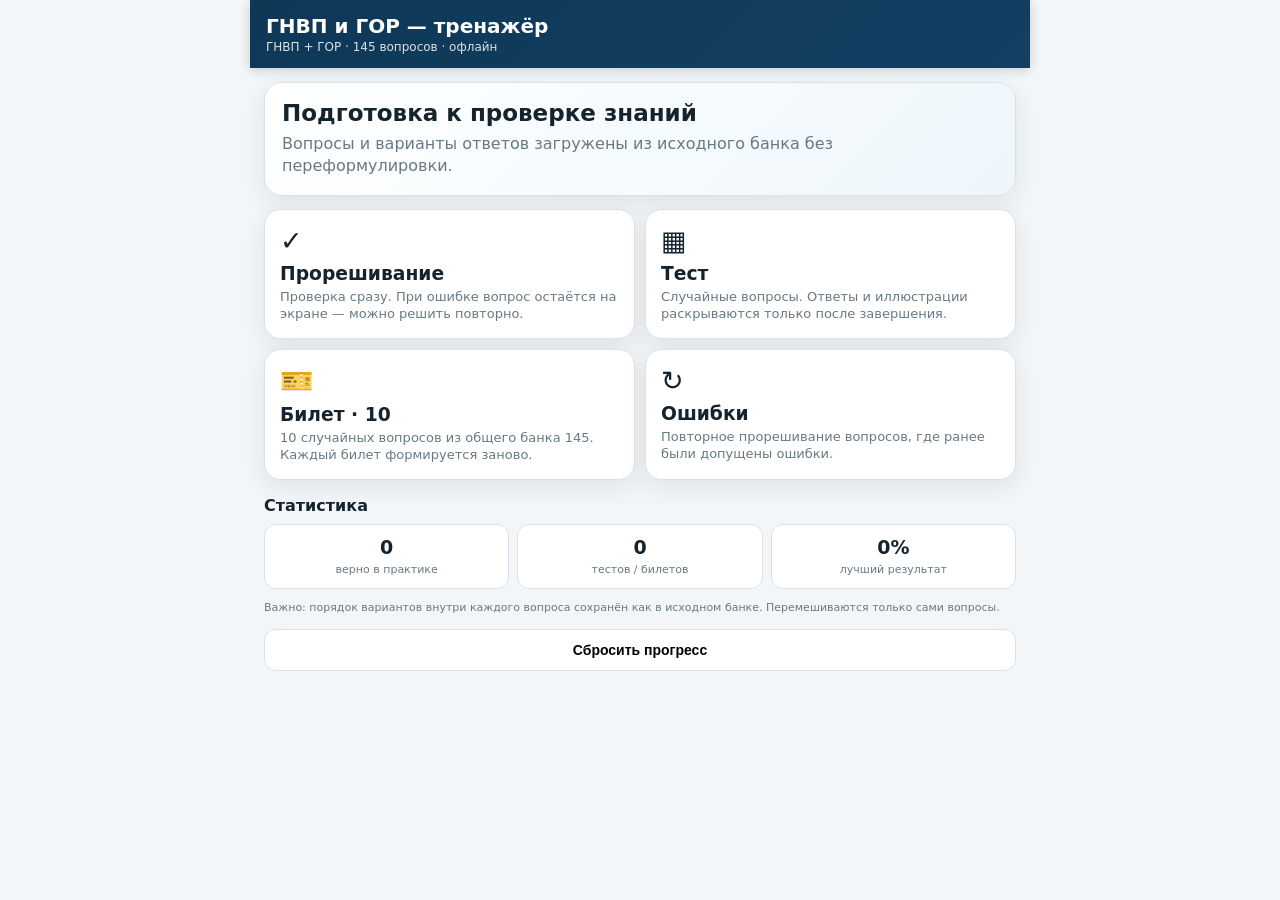
<file: preview/index.html>
<!doctype html>
<html lang="ru"><head><meta charset="utf-8"><meta name="viewport" content="width=device-width,initial-scale=1,viewport-fit=cover"><meta name="theme-color" content="#123f62"><title>ГНВП и ГОР</title>
<style>
:root{--bg:#f3f6f8;--card:#fff;--text:#15232d;--muted:#687985;--blue:#123f62;--blue2:#147bea;--green:#07963a;--red:#d71920;--line:#d9e2e8;--amber:#b76d00;--shadow:0 7px 24px rgba(13,38,54,.09)}*{box-sizing:border-box}body{margin:0;background:var(--bg);color:var(--text);font-family:system-ui,-apple-system,"Segoe UI",Roboto,Arial,sans-serif}.app{max-width:780px;margin:auto;min-height:100vh;padding-bottom:30px}.topbar{position:sticky;top:0;z-index:20;background:linear-gradient(135deg,#0f3857,var(--blue));color:#fff;padding:14px 16px;box-shadow:0 2px 11px rgba(0,0,0,.17)}.brand{font-size:20px;font-weight:850}.subtitle{font-size:12px;opacity:.85;margin-top:2px}.screen{padding:14px}.hero,.card,.settings,.qcard,.result,.review-item{background:#fff;border:1px solid var(--line);box-shadow:var(--shadow)}.hero{border-radius:18px;padding:17px;margin-bottom:13px;background:linear-gradient(135deg,#fff,#edf6fb)}.hero h1{margin:0 0 7px;font-size:23px}.hero p{margin:0;color:var(--muted);line-height:1.4}.grid{display:grid;grid-template-columns:1fr 1fr;gap:10px}.card{border-radius:16px;padding:15px;cursor:pointer;min-height:126px}.card h3{margin:7px 0 4px}.card p{font-size:13px;color:var(--muted);line-height:1.35;margin:0}.icon{font-size:27px}.section-title{font-weight:850;margin:16px 0 9px}.stats{display:grid;grid-template-columns:repeat(3,1fr);gap:8px}.stat{background:#fff;border:1px solid var(--line);border-radius:12px;padding:11px;text-align:center}.stat b{font-size:19px;display:block}.stat span{font-size:11px;color:var(--muted)}button{border:0;border-radius:12px;padding:12px 13px;font-size:14px;font-weight:800;cursor:pointer}.primary{background:var(--blue2);color:#fff}.secondary{background:#e7f0f7;color:var(--blue)}.ghost{background:#fff;border:1px solid var(--line)}.back{background:transparent;color:#fff;padding:0;margin-right:10px}.row{display:flex;gap:9px;align-items:center;flex-wrap:wrap}.settings{border-radius:16px;padding:16px}label{font-size:13px;font-weight:800;display:block;margin:12px 0 5px}select{width:100%;padding:12px;border-radius:10px;border:1px solid #cbd7df;background:#fff;font-size:15px}.qmeta{display:flex;justify-content:space-between;color:var(--muted);font-size:12px}.progress{height:7px;background:#dce5ea;border-radius:99px;overflow:hidden;margin:9px 0 13px}.bar{height:100%;background:var(--blue2)}.qcard{border-radius:18px;padding:16px}.qtext{font-size:18px;font-weight:850;line-height:1.36;margin-bottom:13px}.small{font-size:12px;color:var(--muted);line-height:1.38}.option{display:flex;gap:10px;align-items:flex-start;padding:11px;border:1px solid #d7e0e6;border-radius:12px;margin:8px 0;background:#fff;cursor:pointer}.option.selected{border-color:var(--blue2);background:#edf6ff}.option.correct{border-color:#42ad66;background:#eaf8ef}.option.wrong{border-color:#e78b8b;background:#fff0f0}.badge{min-width:28px;height:28px;border-radius:9px;display:grid;place-items:center;background:#eef2f4;font-weight:850}.option.selected .badge{background:var(--blue2);color:#fff}.otext{font-size:14px;line-height:1.38}.feedback{margin-top:12px;border-radius:12px;padding:12px;line-height:1.42;display:none}.feedback.show{display:block}.feedback.good{background:#e7f7ec;color:#075d2b;border:1px solid #a6d9b8}.feedback.bad{background:#fff0f0;color:#991b1b;border:1px solid #ebb0b0}.feedback.note{background:#fff7e5;color:#7a4d00;border:1px solid #edd19a}.actions{display:flex;gap:8px;margin-top:13px}.actions button{flex:1}.result{border-radius:18px;padding:18px;text-align:center}.score{font-size:44px;font-weight:900;color:var(--blue2)}.review-item{border-radius:13px;padding:12px;margin:9px 0;text-align:left}.pill{display:inline-block;border-radius:99px;padding:4px 8px;background:#eaf2f7;color:var(--blue);font-size:11px;font-weight:850}.visual{margin-top:12px;padding:9px;border:1px solid var(--line);border-radius:14px;background:#fff}.visual img{display:block;width:100%;height:auto;border-radius:10px}.visual-note{font-size:11px;color:var(--muted);margin:0 0 7px}.empty{text-align:center;color:var(--muted);padding:35px 12px}.source-note{font-size:11px;color:var(--muted);margin-top:12px;line-height:1.35}.wide{grid-column:1/-1;min-height:auto}@media(max-width:480px){.screen{padding:11px}.grid{gap:8px}.card{padding:13px;min-height:118px}.qtext{font-size:17px}.otext{font-size:13px}}
</style></head><body><div id="app" class="app"><div class="topbar"><div class="brand">ГНВП и ГОР — тренажёр</div></div><div class="screen"><div class="hero"><h1>Загрузка тренажёра…</h1><p>Открываем вопросы и ответы.</p></div></div></div><script>
(function(){
  window.__trainerReady=false;
  function startupError(message){
    var root=document.getElementById('app');
    if(!root)return;
    root.innerHTML='<div class="topbar"><div class="brand">ГНВП и ГОР</div></div><div class="screen"><div class="hero"><h1>Не удалось открыть тренажёр</h1><p>Закройте приложение и откройте снова. Если ошибка повторится, сообщите текст ниже.</p><pre id="startup-detail" style="white-space:pre-wrap;overflow-wrap:break-word"></pre><button class="primary" onclick="location.reload()">Повторить</button></div></div>';
    document.getElementById('startup-detail').textContent=message;
  }
  window.addEventListener('error',function(e){if(!window.__trainerReady)startupError(e.message||'Ошибка загрузки файлов приложения');});
  window.setTimeout(function(){if(!window.__trainerReady)startupError('Запуск страницы не завершён. Проверьте обновление Android System WebView.');},8000);
})();
</script><script src="questions.js"></script><script>
const $=s=>document.querySelector(s), app=$('#app');
const state={screen:'home'};
const shuffle=a=>{a=[...a];for(let i=a.length-1;i>0;i--){const j=Math.floor(Math.random()*(i+1));[a[i],a[j]]=[a[j],a[i]]}return a};
const emptyStats=()=>({practiceCorrect:0,practiceWrong:0,tests:0,best:0,wrongIds:[]});
let memoryStats=emptyStats();
function stats(){
  let s=memoryStats;
  try { const raw=localStorage.getItem('trainerStatsV2'); if(raw) s=JSON.parse(raw); } catch(e) {}
  if(!s||typeof s!=='object'||Array.isArray(s))s=emptyStats();
  const safe=emptyStats();
  ['practiceCorrect','practiceWrong','tests','best'].forEach(k=>{if(typeof s[k]==='number'&&isFinite(s[k])&&s[k]>=0)safe[k]=s[k]});
  safe.wrongIds=Array.isArray(s.wrongIds)?s.wrongIds.filter(id=>typeof id==='string'):[];
  memoryStats=safe;
  return safe;
}
function saveStats(s){memoryStats=s;try{localStorage.setItem('trainerStatsV2',JSON.stringify(s))}catch(e){}}
function clearStats(){memoryStats=emptyStats();try{localStorage.removeItem('trainerStatsV2')}catch(e){}}
function esc(s){return String(s).replace(/[&<>"']/g,m=>({'&':'&amp;','<':'&lt;','>':'&gt;','"':'&quot;',"'":'&#039;'}[m]))}
function appHeader(title,back=true){return `<div class="topbar"><div class="row">${back?'<button class="back" onclick="goHome()">‹ Назад</button>':''}<div><div class="brand">${esc(title)}</div><div class="subtitle">ГНВП + ГОР · 145 вопросов · офлайн</div></div></div></div>`}
function goHome(){state.screen='home';renderHome()}
function renderHome(){const s=stats();app.innerHTML=appHeader('ГНВП и ГОР — тренажёр',false)+`<div class="screen"><div class="hero"><h1>Подготовка к проверке знаний</h1><p>Вопросы и варианты ответов загружены из исходного банка без переформулировки.</p></div><div class="grid"><div class="card" onclick="openPractice()"><div class="icon">✓</div><h3>Прорешивание</h3><p>Проверка сразу. При ошибке вопрос остаётся на экране — можно решить повторно.</p></div><div class="card" onclick="openTestSettings()"><div class="icon">▦</div><h3>Тест</h3><p>Случайные вопросы. Ответы и иллюстрации раскрываются только после завершения.</p></div><div class="card" onclick="startTicket()"><div class="icon">🎫</div><h3>Билет · 10</h3><p>10 случайных вопросов из общего банка 145. Каждый билет формируется заново.</p></div><div class="card" onclick="openMistakes()"><div class="icon">↻</div><h3>Ошибки</h3><p>Повторное прорешивание вопросов, где ранее были допущены ошибки.</p></div></div><div class="section-title">Статистика</div><div class="stats"><div class="stat"><b>${s.practiceCorrect}</b><span>верно в практике</span></div><div class="stat"><b>${s.tests}</b><span>тестов / билетов</span></div><div class="stat"><b>${s.best}%</b><span>лучший результат</span></div></div><div class="source-note">Важно: порядок вариантов внутри каждого вопроса сохранён как в исходном банке. Перемешиваются только сами вопросы.</div><div class="actions"><button class="ghost" onclick="resetProgress()">Сбросить прогресс</button></div></div>`}
function resetProgress(){if(confirm('Сбросить статистику и список ошибок?')){clearStats();renderHome()}}
function filterQuestions(f){return f==='ALL'?QUESTIONS:QUESTIONS.filter(q=>q.domain===f)}
function settingsBlock(action,title,practice=false){return appHeader(title)+`<div class="screen"><div class="settings"><label>Раздел</label><select id="filter"><option value="ALL">Все вопросы — ГНВП + ГОР (145)</option><option value="ГНВП">Только ГНВП (120)</option><option value="ГОР">Только ГОР (25)</option></select>${practice?'<label>Порядок</label><select id="order"><option value="SEQ">По порядку</option><option value="RND">Случайно</option></select>':`<label>Количество вопросов</label><select id="count"><option>10</option><option>20</option><option selected>25</option><option>50</option><option>100</option><option>145</option></select>`}<div class="actions"><button class="primary" onclick="${action}">Начать</button></div></div></div>`}
function openPractice(){app.innerHTML=settingsBlock('startPractice()','Прорешивание',true)}
function startPractice(ids=null){state.mode='practice';state.index=0;state.answers={};let q;if(ids){q=QUESTIONS.filter(x=>ids.includes(x.id));q=shuffle(q)}else{const f=($('#filter')?$('#filter').value:'ALL');q=filterQuestions(f);if((($('#order')?$('#order').value:'SEQ'))==='RND')q=shuffle(q)}state.queue=q;if(!q.length){app.innerHTML=appHeader('Ошибки')+'<div class="screen"><div class="empty">Ошибок пока нет.</div></div>';return}renderQuestion()}
function openMistakes(){startPractice(stats().wrongIds||[])}
function openTestSettings(){app.innerHTML=settingsBlock('startTest()','Тест')}
function startTest(){state.mode='test';state.index=0;state.answers={};const f=$('#filter').value;const pool=filterQuestions(f);const n=Math.min(parseInt($('#count').value),pool.length);state.queue=shuffle(pool).slice(0,n);renderQuestion()}
function startTicket(){state.mode='ticket';state.index=0;state.answers={};state.ticketNo=Math.floor(1000+Math.random()*9000);state.queue=shuffle(QUESTIONS).slice(0,10);renderQuestion()}
function visualHtml(q){return q.image?`<div class="visual"><div class="visual-note">Справочная иллюстрация после ответа. Текст вопроса и варианты берутся только из исходного банка.</div><img src="${q.image}" alt="Иллюстрация к вопросу"></div>`:''}
function renderQuestion(){const q=state.queue[state.index];state.currentSelected=new Set(state.answers[q.id]||[]);const pct=state.index/state.queue.length*100;const opts=q.options;app.innerHTML=appHeader(state.mode==='practice'?'Прорешивание':state.mode==='ticket'?`Билет №${state.ticketNo}`:'Тест')+`<div class="screen"><div class="qmeta"><span>${q.domain} · №${q.number}</span><span>${state.index+1} / ${state.queue.length}</span></div><div class="progress"><div class="bar" style="width:${pct}%"></div></div><div class="qcard"><div class="qtext">${esc(q.question)}</div><div class="small">${q.correct.length>1?'Выберите все правильные варианты.':'Выберите один правильный вариант.'}</div><div id="options">${opts.map(o=>`<div class="option" data-id="${o.id}" onclick="toggleOption('${o.id}')"><span class="badge">${o.id}</span><span class="otext">${esc(o.text)}</span></div>`).join('')}</div><div id="feedback" class="feedback"></div><div id="visualSlot"></div><div class="actions"><button class="primary" onclick="submitCurrent()">${state.mode==='practice'?'Проверить':'Сохранить ответ'}</button>${state.mode==='practice'?'<button class="secondary" onclick="showCorrect()">Показать ответ</button>':''}</div>${state.mode!=='practice'&&state.index>0?'<div class="actions"><button class="ghost" onclick="prevQuestion()">Назад</button></div>':''}</div></div>`;paintSelection()}
function toggleOption(id){const q=state.queue[state.index];if(q.correct.length===1)state.currentSelected=new Set([id]);else state.currentSelected.has(id)?state.currentSelected.delete(id):state.currentSelected.add(id);paintSelection()}
function paintSelection(){document.querySelectorAll('.option').forEach(el=>el.classList.toggle('selected',state.currentSelected.has(el.dataset.id)))}
function sameSet(a,b){a=[...a].sort();b=[...b].sort();return a.length===b.length&&a.every((x,i)=>x===b[i])}
function selectedWrongReason(q,selected){if(q.correct.length>1)return q.wrongExplanation;const id=selected[0];const opt=q.options.find(o=>o.id===id);return (opt&&opt.feedback)||q.wrongExplanation}
function showFeedback(kind,txt){const f=$('#feedback');f.className='feedback show '+kind;f.innerHTML=txt}
function markOptions(q,ok){document.querySelectorAll('.option').forEach(el=>{el.classList.remove('correct','wrong');if(ok&&q.correct.includes(el.dataset.id))el.classList.add('correct');if(!ok&&state.currentSelected.has(el.dataset.id))el.classList.add('wrong')})}
function submitCurrent(){const q=state.queue[state.index];const selected=[...state.currentSelected];if(!selected.length){showFeedback('note','Выберите вариант ответа.');return}if(state.mode==='practice'){const ok=sameSet(selected,q.correct);let s=stats();if(ok){s.practiceCorrect++;s.wrongIds=(s.wrongIds||[]).filter(id=>id!==q.id);saveStats(s);markOptions(q,true);showFeedback('good','Верно. '+esc(q.correctExplanation));$('#visualSlot').innerHTML=visualHtml(q);document.querySelector('.actions').innerHTML='<button class="primary" onclick="nextPractice()">Следующий вопрос</button>'}else{s.practiceWrong++;if(!s.wrongIds.includes(q.id))s.wrongIds.push(q.id);saveStats(s);markOptions(q,false);showFeedback('bad','Неверно. '+esc(selectedWrongReason(q,selected))+' Попробуйте ещё раз.');}return}state.answers[q.id]=selected;if(state.index<state.queue.length-1){state.index++;renderQuestion()}else finishExam()}
function showCorrect(){const q=state.queue[state.index];document.querySelectorAll('.option').forEach(el=>{if(q.correct.includes(el.dataset.id))el.classList.add('correct')});showFeedback('note','Правильный ответ показан зелёным. Можно выбрать его и проверить ещё раз.');$('#visualSlot').innerHTML=visualHtml(q)}
function nextPractice(){if(state.index<state.queue.length-1){state.index++;renderQuestion()}else app.innerHTML=appHeader('Прорешивание')+'<div class="screen"><div class="result"><div class="score">Готово</div><p>Вы дошли до конца выбранного набора.</p><div class="actions"><button class="primary" onclick="goHome()">На главную</button></div></div></div>'}
function prevQuestion(){if(state.index>0){state.index--;renderQuestion()}}
function finishExam(){let correct=0,wrong=[];state.queue.forEach(q=>{const a=state.answers[q.id]||[];if(sameSet(a,q.correct))correct++;else wrong.push({q,a})});const pct=Math.round(correct/state.queue.length*100);let s=stats();s.tests++;s.best=Math.max(s.best||0,pct);wrong.forEach(x=>{if(!s.wrongIds.includes(x.q.id))s.wrongIds.push(x.q.id)});saveStats(s);app.innerHTML=appHeader(state.mode==='ticket'?`Билет №${state.ticketNo}`:'Результат')+`<div class="screen"><div class="result"><div class="score">${pct}%</div><h2>${correct} из ${state.queue.length}</h2><div class="actions"><button class="primary" onclick="${state.mode==='ticket'?'startTicket()':'openTestSettings()'}">${state.mode==='ticket'?'Новый билет':'Новый тест'}</button><button class="secondary" onclick="goHome()">На главную</button></div></div>${wrong.length?`<div class="section-title">Разбор ошибок</div>${wrong.map(reviewHtml).join('')}`:'<div class="hero" style="margin-top:13px"><b>Ошибок нет.</b></div>'}</div>`}
function reviewHtml(x){const q=x.q,chosen=x.a.map(id=>q.options.find(o=>o.id===id)).filter(Boolean),corr=q.correct.map(id=>q.options.find(o=>o.id===id)).filter(Boolean);return `<div class="review-item"><span class="pill">${q.domain} · №${q.number}</span><b style="display:block;margin-top:6px">${esc(q.question)}</b><div class="small"><b>Ваш ответ:</b> ${chosen.length?chosen.map(o=>o.id+' — '+esc(o.text)).join('; '):'нет ответа'}</div><div class="small"><b>Правильно:</b> ${corr.map(o=>o.id+' — '+esc(o.text)).join('; ')}</div><div class="small" style="margin-top:5px">${esc(q.wrongExplanation)}</div>${visualHtml(q)}</div>`}
renderHome();
window.__trainerReady=true;
</script></body></html>
</file>
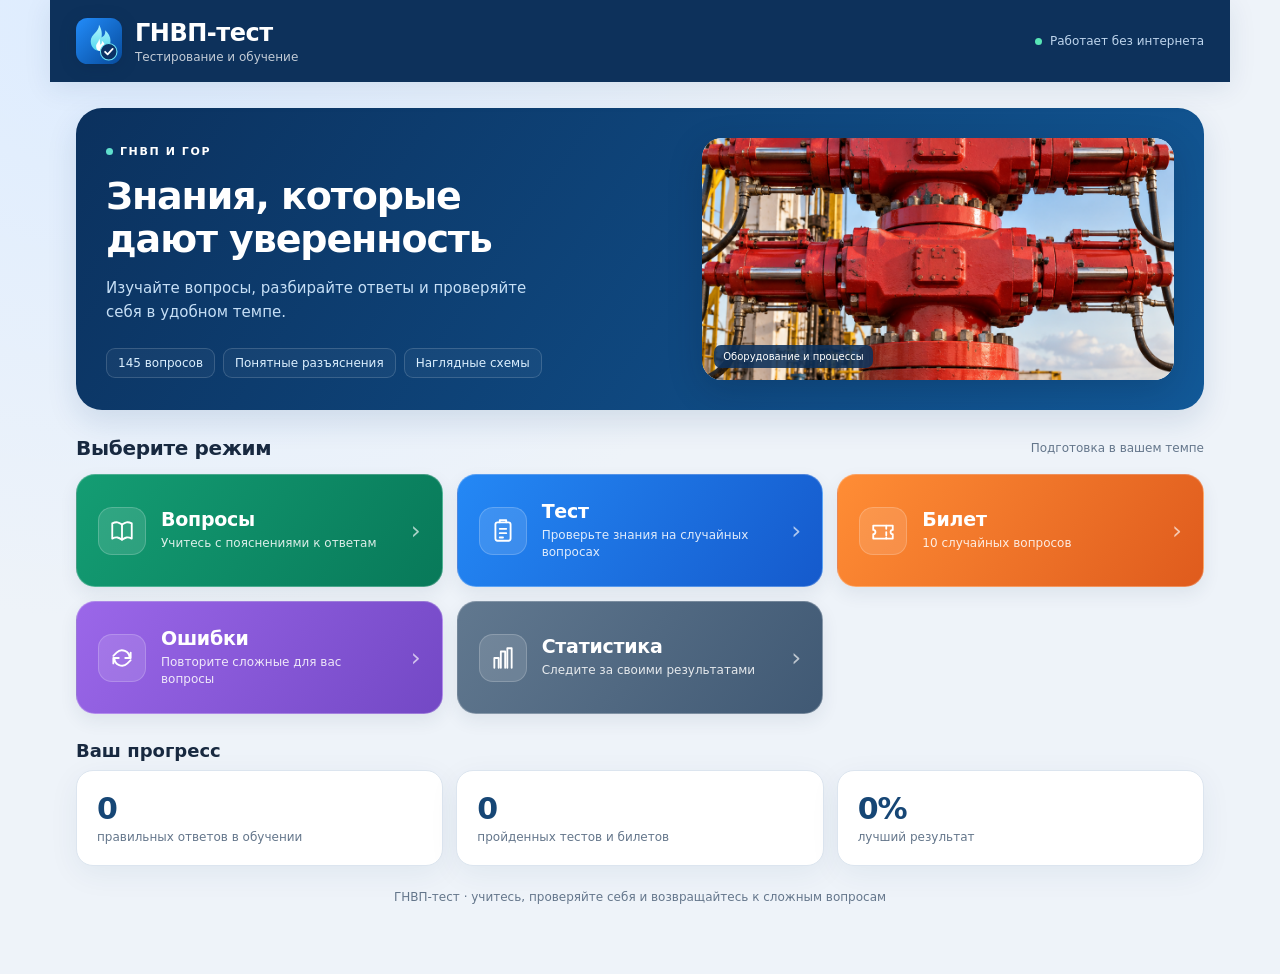
<file: app/src/main/assets/index.html>
<!doctype html>
<html lang="ru"><head><meta charset="utf-8"><meta name="viewport" content="width=device-width,initial-scale=1,viewport-fit=cover"><meta name="theme-color" content="#123f62"><title>ГНВП-тест</title>
<style>
:root{--bg:#f3f6f8;--card:#fff;--text:#15232d;--muted:#687985;--blue:#123f62;--blue2:#147bea;--green:#07963a;--red:#d71920;--line:#d9e2e8;--amber:#b76d00;--shadow:0 7px 24px rgba(13,38,54,.09)}*{box-sizing:border-box}body{margin:0;background:var(--bg);color:var(--text);font-family:system-ui,-apple-system,"Segoe UI",Roboto,Arial,sans-serif}.app{max-width:780px;margin:auto;min-height:100vh;padding-bottom:30px}.topbar{position:sticky;top:0;z-index:20;background:linear-gradient(135deg,#0f3857,var(--blue));color:#fff;padding:14px 16px;box-shadow:0 2px 11px rgba(0,0,0,.17)}.brand{font-size:20px;font-weight:850}.subtitle{font-size:12px;opacity:.85;margin-top:2px}.screen{padding:14px}.hero,.card,.settings,.qcard,.result,.review-item{background:#fff;border:1px solid var(--line);box-shadow:var(--shadow)}.hero{border-radius:18px;padding:17px;margin-bottom:13px;background:linear-gradient(135deg,#fff,#edf6fb)}.hero h1{margin:0 0 7px;font-size:23px}.hero p{margin:0;color:var(--muted);line-height:1.4}.grid{display:grid;grid-template-columns:1fr 1fr;gap:10px}.card{border-radius:16px;padding:15px;cursor:pointer;min-height:126px}.card h3{margin:7px 0 4px}.card p{font-size:13px;color:var(--muted);line-height:1.35;margin:0}.icon{font-size:27px}.section-title{font-weight:850;margin:16px 0 9px}.stats{display:grid;grid-template-columns:repeat(3,1fr);gap:8px}.stat{background:#fff;border:1px solid var(--line);border-radius:12px;padding:11px;text-align:center}.stat b{font-size:19px;display:block}.stat span{font-size:11px;color:var(--muted)}button{border:0;border-radius:12px;padding:12px 13px;font-size:14px;font-weight:800;cursor:pointer}.primary{background:var(--blue2);color:#fff}.secondary{background:#e7f0f7;color:var(--blue)}.ghost{background:#fff;border:1px solid var(--line)}.back{background:transparent;color:#fff;padding:0;margin-right:10px}.row{display:flex;gap:9px;align-items:center;flex-wrap:wrap}.settings{border-radius:16px;padding:16px}label{font-size:13px;font-weight:800;display:block;margin:12px 0 5px}select{width:100%;padding:12px;border-radius:10px;border:1px solid #cbd7df;background:#fff;font-size:15px}.qmeta{display:flex;justify-content:space-between;color:var(--muted);font-size:12px}.progress{height:7px;background:#dce5ea;border-radius:99px;overflow:hidden;margin:9px 0 13px}.bar{height:100%;background:var(--blue2)}.qcard{border-radius:18px;padding:16px}.qtext{font-size:18px;font-weight:850;line-height:1.36;margin-bottom:13px}.small{font-size:12px;color:var(--muted);line-height:1.38}.option{display:flex;gap:10px;align-items:flex-start;padding:11px;border:1px solid #d7e0e6;border-radius:12px;margin:8px 0;background:#fff;cursor:pointer}.option.selected{border-color:var(--blue2);background:#edf6ff}.option.correct{border-color:#42ad66;background:#eaf8ef}.option.wrong{border-color:#e78b8b;background:#fff0f0}.badge{min-width:28px;height:28px;border-radius:9px;display:grid;place-items:center;background:#eef2f4;font-weight:850}.option.selected .badge{background:var(--blue2);color:#fff}.otext{font-size:14px;line-height:1.38}.feedback{margin-top:12px;border-radius:12px;padding:12px;line-height:1.42;display:none}.feedback.show{display:block}.feedback.good{background:#e7f7ec;color:#075d2b;border:1px solid #a6d9b8}.feedback.bad{background:#fff0f0;color:#991b1b;border:1px solid #ebb0b0}.feedback.note{background:#fff7e5;color:#7a4d00;border:1px solid #edd19a}.actions{display:flex;gap:8px;margin-top:13px}.actions button{flex:1}.result{border-radius:18px;padding:18px;text-align:center}.score{font-size:44px;font-weight:900;color:var(--blue2)}.review-item{border-radius:13px;padding:12px;margin:9px 0;text-align:left}.pill{display:inline-block;border-radius:99px;padding:4px 8px;background:#eaf2f7;color:var(--blue);font-size:11px;font-weight:850}.visual{margin-top:12px;padding:9px;border:1px solid var(--line);border-radius:14px;background:#fff}.visual img{display:block;width:100%;height:auto;border-radius:10px}.visual-note{font-size:11px;color:var(--muted);margin:0 0 7px}.empty{text-align:center;color:var(--muted);padding:35px 12px}.source-note{font-size:11px;color:var(--muted);margin-top:12px;line-height:1.35}.wide{grid-column:1/-1;min-height:auto}@media(max-width:480px){.screen{padding:11px}.grid{gap:8px}.card{padding:13px;min-height:118px}.qtext{font-size:17px}.otext{font-size:13px}}

@media(min-width:900px){.app{max-width:1100px}.screen{padding:24px}.grid{grid-template-columns:repeat(4,1fr)}.hero{padding:26px}.hero h1{font-size:30px}.qcard{padding:28px}.qtext{font-size:23px}.otext{font-size:18px}.option{padding:16px}.settings{max-width:680px;margin:auto}.stats{max-width:700px;margin:auto}.visual img{max-height:650px;object-fit:contain}}
.gallery{display:grid;grid-template-columns:repeat(auto-fit,minmax(260px,1fr));gap:16px}.gallery-card{background:white;border:1px solid var(--line);border-radius:16px;padding:16px}.gallery-card img{width:100%;height:220px;object-fit:contain;cursor:zoom-in}.gallery-card h2{font-size:18px}.visual img{cursor:zoom-in}.image-dialog{border:0;border-radius:16px;padding:16px;max-width:96vw;max-height:94vh;width:1100px}.image-dialog::backdrop{background:rgba(0,0,0,.75)}.image-dialog img{display:block;width:100%;max-height:75vh;object-fit:contain}.image-dialog .row{justify-content:space-between;margin-bottom:10px}.image-dialog button{font-size:16px}.gallery-intro{color:var(--muted);line-height:1.5}
.feedback-title{font-size:19px;font-weight:850;margin-bottom:9px}.answer-detail{margin-top:9px;line-height:1.5}.retry-note{margin-top:11px;font-size:13px}.feedback{padding:17px}
</style><link rel="stylesheet" href="modern-ui.css"><link rel="icon" href="app-icon.svg" type="image/svg+xml"></head><body><div id="app" class="app"><div class="topbar"><div class="brand">ГНВП-тест</div></div><div class="screen"><div class="hero"><h1>Загрузка тренажёра…</h1><p>Открываем вопросы и ответы.</p></div></div></div><script>
(function(){
  window.__trainerReady=false;
  function startupError(message){
    var root=document.getElementById('app');
    if(!root)return;
    root.innerHTML='<div class="topbar"><div class="brand">ГНВП-тест</div></div><div class="screen"><div class="hero"><h1>Не удалось открыть тренажёр</h1><p>Закройте приложение и откройте снова. Если ошибка повторится, сообщите текст ниже.</p><pre id="startup-detail" style="white-space:pre-wrap;overflow-wrap:break-word"></pre><button class="primary" onclick="location.reload()">Повторить</button></div></div>';
    document.getElementById('startup-detail').textContent=message;
  }
  window.addEventListener('error',function(e){if(!window.__trainerReady)startupError(e.message||'Ошибка загрузки файлов приложения');});
  window.setTimeout(function(){if(!window.__trainerReady)startupError('Запуск страницы не завершён. Обновите страницу. Если ошибка повторяется, сообщите её текст.');},8000);
})();
</script><script src="questions.js"></script><script>
const $=s=>document.querySelector(s), app=$('#app');
const state={screen:'home'};
const shuffle=a=>{a=[...a];for(let i=a.length-1;i>0;i--){const j=Math.floor(Math.random()*(i+1));[a[i],a[j]]=[a[j],a[i]]}return a};
const emptyStats=()=>({practiceCorrect:0,practiceWrong:0,tests:0,best:0,wrongIds:[]});
let memoryStats=emptyStats();
function stats(){
  let s=memoryStats;
  try { const raw=localStorage.getItem('trainerStatsV2'); if(raw) s=JSON.parse(raw); } catch(e) {}
  if(!s||typeof s!=='object'||Array.isArray(s))s=emptyStats();
  const safe=emptyStats();
  ['practiceCorrect','practiceWrong','tests','best'].forEach(k=>{if(typeof s[k]==='number'&&isFinite(s[k])&&s[k]>=0)safe[k]=s[k]});
  safe.wrongIds=Array.isArray(s.wrongIds)?s.wrongIds.filter(id=>typeof id==='string'):[];
  memoryStats=safe;
  return safe;
}
function saveStats(s){memoryStats=s;try{localStorage.setItem('trainerStatsV2',JSON.stringify(s))}catch(e){}}
function clearStats(){memoryStats=emptyStats();try{localStorage.removeItem('trainerStatsV2')}catch(e){}}
function esc(s){return String(s).replace(/[&<>"']/g,m=>({'&':'&amp;','<':'&lt;','>':'&gt;','"':'&quot;',"'":'&#039;'}[m]))}
function uiIcon(name){const paths={book:'<path d="M3 5c4-2 6-1 9 1 3-2 5-3 9-1v14c-4-2-6-1-9 1-3-2-5-3-9-1Z"/><path d="M12 6v14"/>',test:'<rect x="5" y="4" width="14" height="17" rx="2"/><path d="M9 4V2h6v2M9 10h6m-6 4h6m-6 4h3"/>',ticket:'<path d="M3 7h18v4a2 2 0 0 0 0 4v4H3v-4a2 2 0 0 0 0-4Z"/><path d="M15 7v3m0 3v3m0 2v1"/>',repeat:'<path d="M20 7v5h-5M4 17v-5h5M19 12a7 7 0 0 0-12-5L4 10m1 2a7 7 0 0 0 12 5l3-3"/>',image:'<rect x="3" y="3" width="18" height="18" rx="3"/><circle cx="8" cy="8" r="1.5"/><path d="m3 17 6-6 4 4 3-3 5 5"/>',stats:'<path d="M4 21V12h4v9m2 0V6h4v15m2 0V3h4v18"/>'};return '<svg viewBox="0 0 24 24" fill="none" stroke="currentColor" stroke-width="1.7" stroke-linecap="round" stroke-linejoin="round" aria-hidden="true">'+paths[name]+'</svg>'}
function openStatistics(){const s=stats(),total=s.practiceCorrect+s.practiceWrong;app.innerHTML=appHeader('Статистика')+`<div class="screen"><div class="hero stat-summary"><h1>Ваши результаты</h1><p>Каждый ответ помогает понять, какие темы нужно повторить.</p></div><div class="stats"><div class="stat"><b>${s.practiceCorrect}</b><span>правильных ответов</span></div><div class="stat"><b>${total?Math.round(s.practiceCorrect/total*100):0}%</b><span>верных попыток в обучении</span></div><div class="stat"><b>${s.tests}</b><span>тестов и билетов</span></div><div class="stat"><b>${s.practiceWrong}</b><span>ошибочных попыток</span></div><div class="stat"><b>${s.wrongIds.length}</b><span>вопросов для повторения</span></div><div class="stat"><b>${s.best}%</b><span>лучший результат теста</span></div></div><p class="stats-description">Статистика хранится в этом браузере. В обучении учитываются все попытки ответа, включая повторные.</p><div class="actions"><button class="primary" onclick="openMistakes()">Повторить ошибки</button><button class="ghost" onclick="resetProgress()">Сбросить прогресс</button></div></div>`}
function setIllustrationZoom(value){const dialog=document.getElementById('image-dialog');if(!dialog||!dialog.open)return;const zoom=Math.max(50,Math.min(400,Math.round(value))),stage=dialog.querySelector('.image-stage'),img=stage.querySelector('img'),previous=Number(dialog.dataset.zoom||100),cx=(stage.scrollLeft+stage.clientWidth/2)/previous,cy=(stage.scrollTop+stage.clientHeight/2)/previous;dialog.dataset.zoom=zoom;const base=stage.clientWidth-(innerWidth<=520?16:32);img.style.width=base*zoom/100+'px';dialog.querySelector('output').textContent=zoom+'%';dialog.querySelector('input').value=zoom;dialog.querySelector('[data-zoom="minus"]').disabled=zoom===50;dialog.querySelector('[data-zoom="plus"]').disabled=zoom===400;if(zoom<=100){stage.scrollLeft=0;stage.scrollTop=0}else{stage.scrollLeft=cx*zoom-stage.clientWidth/2;stage.scrollTop=cy*zoom-stage.clientHeight/2}}
function changeIllustrationZoom(delta){const dialog=document.getElementById('image-dialog');if(dialog)setIllustrationZoom(Number(dialog.dataset.zoom||100)+delta)}
let memoryPractice={answers:{},session:null};
function loadPractice(){let data=memoryPractice;try{const raw=localStorage.getItem('trainerPracticeV1');if(raw)data=JSON.parse(raw)}catch(e){}const safe={answers:{},session:null};if(data&&typeof data==='object'){for(const q of QUESTIONS){const a=data.answers&&data.answers[q.id];if(!a||!Array.isArray(a.selected))continue;const selected=[...new Set(a.selected.filter(id=>q.options.some(o=>o.id===id)))];safe.answers[q.id]={selected,checked:a.checked===true,revealed:a.revealed===true}}const s=data.session;if(s&&Array.isArray(s.ids)){const ids=[...new Set(s.ids.filter(id=>QUESTIONS.some(q=>q.id===id)))];if(ids.length)safe.session={ids,index:Math.max(0,Math.min(ids.length-1,Number.isInteger(s.index)?s.index:0))}}}memoryPractice=safe;return safe}
function savePractice(data){memoryPractice=data;try{localStorage.setItem('trainerPracticeV1',JSON.stringify(data))}catch(e){}}
function savePracticeSession(){if(state.mode!=='practice'||!state.queue||!state.queue.length)return;const data=loadPractice();data.session={ids:state.queue.map(q=>q.id),index:state.index};savePractice(data)}
function rememberPracticeAnswer(checked=false,revealed=false){const q=state.queue[state.index],data=loadPractice();data.answers[q.id]={selected:[...state.currentSelected],checked,revealed};savePractice(data);savePracticeSession()}
function restorePracticeFeedback(){if(state.mode!=='practice')return;const q=state.queue[state.index],a=loadPractice().answers[q.id];if(!a)return;if(a.checked){const ok=sameSet(a.selected,q.correct);markOptions(q,ok);showFeedback(ok?'good':'bad',answerFeedback(q,a.selected,ok));if(ok)$('#visualSlot').innerHTML=visualHtml(q)}else if(a.revealed){document.querySelectorAll('.option').forEach(el=>{if(q.correct.includes(el.dataset.id))el.classList.add('correct')});showFeedback('note',answerFeedback(q,[],false,true));$('#visualSlot').innerHTML=visualHtml(q)}}
function resetPracticeAnswers(){if(!confirm('Сбросить все сохранённые ответы в разделе «Вопросы»? Статистика останется.'))return;memoryPractice={answers:{},session:null};try{localStorage.removeItem('trainerPracticeV1')}catch(e){}state.answers={};openPractice()}
function continuePractice(){const session=loadPractice().session;if(!session){openPractice();return}state.mode='practice';state.answers={};state.queue=session.ids.map(id=>QUESTIONS.find(q=>q.id===id)).filter(Boolean);state.index=Math.min(session.index,state.queue.length-1);renderQuestion()}
function movePractice(delta){if(state.mode!=='practice')return;const index=state.index+delta;if(index<0||index>=state.queue.length)return;state.index=index;renderQuestion()}
function appHeader(title,back=true){return `<div class="topbar"><div class="header-row">${back?'<button class="back" aria-label="На главную" onclick="goHome()">‹</button>':''}<img class="brand-logo" src="app-icon.svg" alt=""><div><div class="brand">ГНВП-тест</div><div class="subtitle">${back?esc(title):'Тестирование и обучение'}</div></div><div class="online-badge"><i></i>Работает без интернета</div></div></div>`}
function goHome(){state.screen='home';renderHome()}
function renderHome(){const s=stats();const modes=[['questions','book','Вопросы','Учитесь с пояснениями к ответам','openPractice()'],['test','test','Тест','Проверьте знания на случайных вопросах','openTestSettings()'],['ticket','ticket','Билет','10 случайных вопросов','startTicket()'],['mistakes','repeat','Ошибки','Повторите сложные для вас вопросы','openMistakes()'],['stats','stats','Статистика','Следите за своими результатами','openStatistics()']];app.innerHTML=appHeader('',false)+`<main class="screen"><section class="home-hero"><div class="hero-copy"><span class="eyebrow">ГНВП и ГОР</span><h1>Знания, которые<br>дают уверенность</h1><p>Изучайте вопросы, разбирайте ответы и проверяйте себя в удобном темпе.</p><div class="hero-tags"><span>145 вопросов</span><span>Понятные разъяснения</span><span>Наглядные схемы</span></div></div><div class="hero-art"><img src="images/ready-075.png" alt="Противовыбросовое оборудование"><span>Оборудование и процессы</span></div></section><div class="section-heading"><h2>Выберите режим</h2><span>Подготовка в вашем темпе</span></div><div class="grid home-grid">${modes.map(([color,icon,title,description,action])=>`<button class="mode-card mode-${color}" onclick="${action}"><span class="mode-icon">${uiIcon(icon)}</span><span class="mode-copy"><h3>${title}</h3><p>${description}</p></span><span class="mode-arrow" aria-hidden="true">›</span></button>`).join('')}</div><div class="section-title">Ваш прогресс</div><div class="stats"><div class="stat"><b>${s.practiceCorrect}</b><span>правильных ответов в обучении</span></div><div class="stat"><b>${s.tests}</b><span>пройденных тестов и билетов</span></div><div class="stat"><b>${s.best}%</b><span>лучший результат</span></div></div><p class="home-footer">ГНВП-тест · учитесь, проверяйте себя и возвращайтесь к сложным вопросам</p></main>`}
function resetProgress(){if(confirm('Сбросить статистику и список ошибок?')){clearStats();renderHome()}}
function filterQuestions(f){return f==='ALL'?QUESTIONS:QUESTIONS.filter(q=>q.domain===f)}
function settingsBlock(action,title,practice=false){return appHeader(title)+`<div class="screen"><div class="settings"><label>Раздел</label><select id="filter"><option value="ALL">Все вопросы — ГНВП + ГОР (145)</option><option value="ГНВП">Только ГНВП (120)</option><option value="ГОР">Только ГОР (25)</option></select>${practice?'<label>Порядок</label><select id="order"><option value="SEQ">По порядку</option><option value="RND">Случайно</option></select>':`<label>Количество вопросов</label><select id="count"><option>10</option><option>20</option><option selected>25</option><option>50</option><option>100</option><option>145</option></select>`}<div class="actions"><button class="primary" onclick="${action}">Начать</button></div></div></div>`}
function openPractice(){const data=loadPractice(),count=Object.values(data.answers).filter(a=>a.selected.length).length;app.innerHTML=settingsBlock('startPractice()','Настройки вопросов',true);const panel=$('.settings');panel.innerHTML+=`<div class="practice-save-info"><b>Ответы сохраняются автоматически</b><p>Выбраны ответы на ${count} из ${QUESTIONS.length} вопросов. Можно возвращаться к ним и продолжать после закрытия приложения.</p>${data.session?'<button class="secondary" onclick="continuePractice()">Продолжить с последнего вопроса</button>':''}<div class="practice-reset"><button class="ghost" onclick="resetPracticeAnswers()">Сбросить сохранённые ответы</button><p class="small">Очистит выбранные ответы и разъяснения в разделе «Вопросы». Статистика тестов сохраняется.</p></div></div>`}
function startPractice(ids=null){state.mode='practice';state.index=0;state.answers={};let q;if(ids){q=QUESTIONS.filter(x=>ids.includes(x.id));q=shuffle(q)}else{const f=($('#filter')?$('#filter').value:'ALL');q=filterQuestions(f);if((($('#order')?$('#order').value:'SEQ'))==='RND')q=shuffle(q)}state.queue=q;if(!q.length){app.innerHTML=appHeader('Ошибки')+'<div class="screen"><div class="empty">Ошибок пока нет.</div></div>';return}savePracticeSession();renderQuestion()}
function openMistakes(){startPractice(stats().wrongIds||[])}
function openTestSettings(){app.innerHTML=settingsBlock('startTest()','Тест')}
function startTest(){state.mode='test';state.index=0;state.answers={};const f=$('#filter').value;const pool=filterQuestions(f);const n=Math.min(parseInt($('#count').value),pool.length);state.queue=shuffle(pool).slice(0,n);renderQuestion()}
function startTicket(){state.mode='ticket';state.index=0;state.answers={};state.ticketNo=Math.floor(1000+Math.random()*9000);state.queue=shuffle(QUESTIONS).slice(0,10);renderQuestion()}
function visualHtml(q){return q.image?`<div class="visual"><div class="visual-note">Иллюстрация к вопросу</div><button class="thumbnail" aria-label="Увеличить иллюстрацию к вопросу ${q.number}" onclick="enlargeIllustration('${q.id}')"><img src="${esc(q.image)}" alt="Иллюстрация к вопросу ${q.number}"></button><div class="small">Нажмите на изображение, чтобы приблизить детали.</div></div>`:''}
function enlargeIllustration(id){const q=QUESTIONS.find(q=>q.id===id);if(!q||!q.image)return;let dialog=document.getElementById('image-dialog');if(!dialog){dialog=document.createElement('dialog');dialog.id='image-dialog';dialog.className='image-dialog';document.body.appendChild(dialog);dialog.addEventListener('click',e=>{if(e.target===dialog)dialog.close()});dialog.addEventListener('keydown',e=>{if(e.target.tagName==='INPUT')return;if(e.key==='+'||e.key==='='){e.preventDefault();changeIllustrationZoom(25)}else if(e.key==='-'){e.preventDefault();changeIllustrationZoom(-25)}});window.addEventListener('resize',()=>{if(dialog.open)setIllustrationZoom(Number(dialog.dataset.zoom))})}dialog.innerHTML=`<div class="image-toolbar"><b class="image-title" id="image-title">${esc(q.domain)} · Вопрос №${q.number}</b><div class="zoom-controls"><button data-zoom="minus" aria-label="Уменьшить" onclick="changeIllustrationZoom(-25)">−</button><output aria-live="polite">100%</output><button data-zoom="plus" aria-label="Приблизить" onclick="changeIllustrationZoom(25)">+</button><input aria-label="Масштаб иллюстрации" type="range" min="50" max="400" step="25" value="100" oninput="setIllustrationZoom(this.value)"><button class="zoom-reset" onclick="setIllustrationZoom(100)">Сбросить</button></div><button class="close-image" aria-label="Закрыть иллюстрацию" onclick="document.getElementById('image-dialog').close()">×</button></div><div class="image-stage" tabindex="0" aria-label="Область просмотра иллюстрации"><img src="${esc(q.image)}" alt="Иллюстрация к вопросу ${q.number}" draggable="false"></div><div class="image-caption"><p>${esc(q.question)}</p><span>Масштаб: кнопки + и −, ползунок или колесо мыши. Увеличенную схему можно перетаскивать.</span></div>`;dialog.setAttribute('aria-labelledby','image-title');dialog.dataset.zoom=100;dialog.showModal();setIllustrationZoom(100);const stage=dialog.querySelector('.image-stage');stage.addEventListener('wheel',e=>{e.preventDefault();changeIllustrationZoom(e.deltaY<0?25:-25)},{passive:false});let drag=null;stage.addEventListener('pointerdown',e=>{if(e.pointerType!=='mouse'||e.button!==0)return;drag={x:e.clientX,y:e.clientY,left:stage.scrollLeft,top:stage.scrollTop};stage.setPointerCapture(e.pointerId);e.preventDefault()});stage.addEventListener('pointermove',e=>{if(!drag)return;stage.scrollLeft=drag.left-(e.clientX-drag.x);stage.scrollTop=drag.top-(e.clientY-drag.y)});const stop=()=>drag=null;stage.addEventListener('pointerup',stop);stage.addEventListener('pointercancel',stop);stage.addEventListener('lostpointercapture',stop)}
function renderQuestion(){const q=state.queue[state.index];const saved=state.mode==='practice'?loadPractice().answers[q.id]:null;state.currentSelected=new Set(saved?saved.selected:state.answers[q.id]||[]);const pct=state.index/state.queue.length*100,opts=q.options;app.innerHTML=appHeader(state.mode==='practice'?'Вопросы':state.mode==='ticket'?`Билет №${state.ticketNo}`:'Тест')+`<div class="screen"><div class="qmeta"><span>${q.domain} · №${q.number}</span><span>${state.index+1} / ${state.queue.length}</span></div><div class="progress"><div class="bar" style="width:${pct}%"></div></div><div class="qcard"><div class="qtext">${esc(q.question)}</div><div class="small">${q.correct.length>1?'Выберите все правильные варианты.':'Выберите один правильный вариант.'}</div><div id="options">${opts.map(o=>`<div class="option" data-id="${o.id}" onclick="toggleOption('${o.id}')"><span class="badge">${o.id}</span><span class="otext">${esc(o.text)}</span></div>`).join('')}</div><div id="feedback" class="feedback"></div><div id="visualSlot"></div><div class="actions answer-actions"><button class="primary" onclick="submitCurrent()">${state.mode==='practice'?'Проверить':'Сохранить ответ'}</button>${state.mode==='practice'?'<button class="secondary" onclick="showCorrect()">Показать ответ</button>':''}</div>${state.mode==='practice'?`<div class="practice-navigation"><button class="ghost" onclick="movePractice(-1)" ${state.index===0?'disabled':''}>‹ Назад</button><span>Ответ сохраняется автоматически</span><button class="primary" onclick="movePractice(1)" ${state.index===state.queue.length-1?'disabled':''}>Вперёд ›</button></div><div class="practice-settings-link"><button class="secondary" onclick="openPractice()">Настройки вопросов</button></div>`:state.index>0?'<div class="actions"><button class="ghost" onclick="prevQuestion()">Назад</button></div>':''}</div></div>`;paintSelection();restorePracticeFeedback();if(state.mode==='practice')savePracticeSession()}
function toggleOption(id){const q=state.queue[state.index],previous=[...state.currentSelected];if(q.correct.length===1)state.currentSelected=new Set([id]);else state.currentSelected.has(id)?state.currentSelected.delete(id):state.currentSelected.add(id);paintSelection();if(state.mode==='practice'&&!sameSet(previous,[...state.currentSelected])){rememberPracticeAnswer();document.querySelectorAll('.option').forEach(el=>el.classList.remove('correct','wrong'));$('#feedback').className='feedback';$('#feedback').innerHTML='';$('#visualSlot').innerHTML=''}}
function paintSelection(){document.querySelectorAll('.option').forEach(el=>el.classList.toggle('selected',state.currentSelected.has(el.dataset.id)))}
function sameSet(a,b){a=[...a].sort();b=[...b].sort();return a.length===b.length&&a.every((x,i)=>x===b[i])}
function selectedWrongReason(q,selected){if(q.correct.length>1)return q.wrongExplanation;const id=selected[0];const opt=q.options.find(o=>o.id===id);return (opt&&opt.feedback)||q.wrongExplanation}

function answerFeedback(q,selected,ok,reveal=false){
 const optionText=id=>{const o=q.options.find(o=>o.id===id);return o?esc(o.id+' — '+o.text):''};
 const correct=q.correct.map(optionText).join('<br>');
 let details='';
 if(!ok&&!reveal){
  const extra=selected.filter(id=>!q.correct.includes(id));
  const missing=q.correct.filter(id=>!selected.includes(id));
  if(q.correct.length>1){
   if(extra.length)details+='<div class="answer-detail"><b>Выбрано лишнее:</b><br>'+extra.map(optionText).join('<br>')+'</div>';
   if(missing.length)details+='<div class="answer-detail"><b>Не выбрано:</b><br>'+missing.map(optionText).join('<br>')+'</div>';
  }else details='<div class="answer-detail"><b>Ваш ответ:</b><br>'+selected.map(optionText).join('<br>')+'</div>';
 }
 return '<div class="feedback-title">'+(reveal?'Разъяснение ответа':ok?'Верно':'Ответ неверный')+'</div>'+details+'<div class="answer-detail"><b>Правильный ответ:</b><br>'+correct+'</div><div class="answer-detail"><b>Почему:</b> '+esc(q.correctExplanation)+'</div>'+(!ok&&!reveal?'<div class="retry-note">Выберите ответ ещё раз, чтобы закрепить материал.</div>':'');
}

function showFeedback(kind,txt){const f=$('#feedback');f.className='feedback show '+kind;f.innerHTML=txt}
function markOptions(q,ok){document.querySelectorAll('.option').forEach(el=>{el.classList.remove('correct','wrong');if(ok&&q.correct.includes(el.dataset.id))el.classList.add('correct');if(!ok&&state.currentSelected.has(el.dataset.id))el.classList.add('wrong')})}
function submitCurrent(){const q=state.queue[state.index],selected=[...state.currentSelected];if(!selected.length){showFeedback('note','Выберите вариант ответа.');return}if(state.mode==='practice'){const existing=loadPractice().answers[q.id],ok=sameSet(selected,q.correct);if(!existing||!existing.checked||!sameSet(existing.selected,selected)){const s=stats();if(ok){s.practiceCorrect++;s.wrongIds=(s.wrongIds||[]).filter(id=>id!==q.id)}else{s.practiceWrong++;if(!s.wrongIds.includes(q.id))s.wrongIds.push(q.id)}saveStats(s)}rememberPracticeAnswer(true,false);markOptions(q,ok);showFeedback(ok?'good':'bad',answerFeedback(q,selected,ok));$('#visualSlot').innerHTML=ok?visualHtml(q):'';return}state.answers[q.id]=selected;if(state.index<state.queue.length-1){state.index++;renderQuestion()}else finishExam()}
function showCorrect(){const q=state.queue[state.index];document.querySelectorAll('.option').forEach(el=>{el.classList.remove('wrong');if(q.correct.includes(el.dataset.id))el.classList.add('correct')});showFeedback('note',answerFeedback(q,[],false,true));$('#visualSlot').innerHTML=visualHtml(q);if(state.mode==='practice')rememberPracticeAnswer(false,true)}
function nextPractice(){movePractice(1)}
function prevQuestion(){if(state.mode==='practice'){movePractice(-1);return}if(state.index>0){state.index--;renderQuestion()}}
function finishExam(){let correct=0,wrong=[];state.queue.forEach(q=>{const a=state.answers[q.id]||[];if(sameSet(a,q.correct))correct++;else wrong.push({q,a})});const pct=Math.round(correct/state.queue.length*100);let s=stats();s.tests++;s.best=Math.max(s.best||0,pct);wrong.forEach(x=>{if(!s.wrongIds.includes(x.q.id))s.wrongIds.push(x.q.id)});saveStats(s);app.innerHTML=appHeader(state.mode==='ticket'?`Билет №${state.ticketNo}`:'Результат')+`<div class="screen"><div class="result"><div class="score">${pct}%</div><h2>${correct} из ${state.queue.length}</h2><div class="actions"><button class="primary" onclick="${state.mode==='ticket'?'startTicket()':'openTestSettings()'}">${state.mode==='ticket'?'Новый билет':'Новый тест'}</button><button class="secondary" onclick="goHome()">На главную</button></div></div>${wrong.length?`<div class="section-title">Разбор ошибок</div>${wrong.map(reviewHtml).join('')}`:'<div class="hero" style="margin-top:13px"><b>Ошибок нет.</b></div>'}</div>`}
function reviewHtml(x){const q=x.q,chosen=x.a.map(id=>q.options.find(o=>o.id===id)).filter(Boolean),corr=q.correct.map(id=>q.options.find(o=>o.id===id)).filter(Boolean);return `<div class="review-item"><span class="pill">${q.domain} · №${q.number}</span><b style="display:block;margin-top:6px">${esc(q.question)}</b><div class="small"><b>Ваш ответ:</b> ${chosen.length?chosen.map(o=>o.id+' — '+esc(o.text)).join('; '):'нет ответа'}</div><div class="small"><b>Правильно:</b> ${corr.map(o=>o.id+' — '+esc(o.text)).join('; ')}</div><div class="small" style="margin-top:5px"><b>Почему:</b> ${esc(q.correctExplanation)}</div>${visualHtml(q)}</div>`}
renderHome();
window.__trainerReady=true;
</script></body></html>
</file>
<file: app/src/main/assets/modern-ui.css>
:root{--bg:#eef3f9;--text:#182940;--muted:#64768b;--blue:#113e72;--blue2:#1674ed;--line:#dce5ef;--shadow:0 8px 30px #153d6410}
body{background:radial-gradient(ellipse at 10% 0,#ddecff 0,transparent 45%),var(--bg)}
.app{max-width:1180px}.screen{padding:26px}.topbar{padding:18px 26px;background:#0d315b;box-shadow:0 6px 28px #0d315b18}.header-row{display:flex;align-items:center;gap:13px}.brand-logo{width:46px;height:46px;flex:none;filter:drop-shadow(0 3px 8px #001b3830)}.brand{font-size:24px;letter-spacing:-.5px}.subtitle{font-size:12px;opacity:.75;margin-top:3px}.back{margin:0 3px 0 0;width:37px;height:40px;border:1px solid #ffffff30;border-radius:12px;font-size:26px}.online-badge{margin-left:auto;color:#bed5ed;display:flex;gap:8px;align-items:center;font-size:12px}.online-badge i{width:7px;height:7px;background:#58e6b6;border-radius:50%}
.home-hero{display:grid;grid-template-columns:1.2fr 1fr;gap:30px;align-items:center;background:linear-gradient(125deg,#0b315e,#125998);border:0;border-radius:26px;padding:30px;color:white;overflow:hidden;margin-bottom:26px;box-shadow:0 12px 30px #113f7420}.hero-copy h1{font-size:38px;line-height:1.12;letter-spacing:-1.1px;margin:16px 0 14px;max-width:530px}.hero-copy p{font-size:15px;line-height:1.6;color:#c6dff6;max-width:430px}.eyebrow{font-size:11px;font-weight:750;letter-spacing:1.6px;text-transform:uppercase;display:inline-flex;gap:7px;align-items:center}.eyebrow:before{content:'';width:7px;height:7px;background:#60dfcd;border-radius:50%}.hero-tags{display:flex;gap:8px;flex-wrap:wrap;margin-top:24px}.hero-tags span{border:1px solid #ffffff28;background:#ffffff0a;padding:7px 11px;border-radius:9px;font-size:12px;color:#dcf0ff}.hero-art{background:white;border-radius:20px;overflow:hidden;box-shadow:0 10px 35px #00162c30;position:relative}.hero-art img{display:block;width:100%;height:242px;object-fit:contain}.hero-art span{position:absolute;bottom:12px;left:12px;background:#0c315bde;color:white;font-size:10px;padding:6px 9px;border-radius:7px}
.section-heading{display:flex;align-items:center;justify-content:space-between;margin:0 0 14px;gap:12px}.section-heading h2{margin:0;font-size:20px;letter-spacing:-.3px}.section-heading span{font-size:12px;color:var(--muted)}.home-grid{grid-template-columns:repeat(3,1fr);gap:14px}.mode-card{display:flex;align-items:center;gap:15px;text-align:left;width:100%;min-height:113px;border:1px solid #ffffff40;border-radius:19px;padding:21px;color:#fff;box-shadow:0 7px 18px #22395415;transition:transform .16s,box-shadow .16s;font-family:inherit}.mode-card:hover{transform:translateY(-3px);box-shadow:0 12px 26px #22395426}.mode-card h3{margin:0 0 5px;font-size:19px;letter-spacing:-.25px}.mode-card p{margin:0;color:#ffffffdb;font-size:12px;font-weight:450;line-height:1.45}.mode-icon{width:48px;height:48px;display:grid;place-items:center;background:#ffffff20;border:1px solid #ffffff30;border-radius:14px;flex:none}.mode-icon svg{width:26px;height:26px}.mode-arrow{font-size:25px;font-weight:400;margin-left:auto;opacity:.65}.mode-copy{flex:1}.mode-questions{background:linear-gradient(125deg,#149d73,#087959)}.mode-test{background:linear-gradient(125deg,#2488f5,#155acc)}.mode-ticket{background:linear-gradient(125deg,#ff8d35,#df5b1d)}.mode-mistakes{background:linear-gradient(125deg,#9b67e9,#7348c5)}.mode-images{background:linear-gradient(125deg,#169ab4,#087b95)}.mode-stats{background:linear-gradient(125deg,#61788f,#405974)}
.section-title{font-size:18px;margin-top:26px}.stats{max-width:none;gap:13px}.stat{padding:20px;border-radius:17px;text-align:left;box-shadow:var(--shadow)}.stat b{font-size:30px;letter-spacing:-1px;color:#164675}.stat span{font-size:12px}.home-footer{font-size:12px;color:var(--muted);margin-top:22px;line-height:1.5;text-align:center}.stat-summary{margin-bottom:20px}.stat-summary h1{font-size:28px}.stats-description{margin-top:20px;color:var(--muted);line-height:1.6}
.hero:not(.home-hero){padding:24px;border-radius:22px;background:white}.hero:not(.home-hero) h1{font-size:27px;letter-spacing:-.5px}.settings{border-radius:22px;padding:26px;border-color:#e0e7ef;max-width:680px;margin:auto}.settings:before{content:'Настройте набор вопросов';font-size:22px;font-weight:750;display:block;margin-bottom:16px}.settings label{color:#52657a}select{border-radius:12px;border-color:#d8e2ee;color:#213b59;padding:14px;font-family:inherit}button{font-family:inherit;transition:background .15s,transform .15s}button:focus-visible,.option:focus-visible{outline:3px solid #60a5fa;outline-offset:4px}.primary{background:linear-gradient(120deg,#2188fa,#1562d7);box-shadow:0 5px 13px #1674ed24}.primary:hover{background:#125fd2}.secondary{background:#e6effb;color:#205887}.ghost{color:#314d6c}.actions{gap:10px;margin-top:18px}.actions button{min-height:46px}.qcard{padding:28px;border-radius:23px}.qtext{font-size:23px;line-height:1.45;letter-spacing:-.3px}.qmeta{font-size:13px;font-weight:650}.progress{height:6px;margin:12px 0 21px}.bar{background:linear-gradient(90deg,#1888f7,#47c3e8)}.option{padding:15px;border-radius:14px;margin:11px 0;transition:border-color .15s,background .15s}.option:hover{border-color:#89b8e7;background:#f8fbff}.option.selected{border-color:#2284eb;background:#eef6ff;box-shadow:0 0 0 1px #2284eb22}.option.correct{border-color:#47ac77;background:#edf9f2}.option.wrong{border-color:#e09393;background:#fff3f3}.badge{min-width:34px;height:34px;border-radius:10px;color:#4f6b84}.otext{font-size:16px;line-height:1.55}.feedback{border-radius:16px;padding:20px}.visual{border-radius:18px;padding:14px}.visual-note{font-size:12px;line-height:1.5}.thumbnail{display:block;width:100%;padding:0;border:0;background:transparent;cursor:zoom-in}.visual .thumbnail img{width:100%;max-height:580px;object-fit:contain}.visual .small{margin-top:9px}.gallery{grid-template-columns:repeat(auto-fit,minmax(285px,1fr));gap:18px}.gallery-card{border-radius:21px;box-shadow:var(--shadow);padding:20px}.gallery-card h2{font-size:15px;line-height:1.5;min-height:66px}.gallery-card img{height:210px;object-fit:contain}.gallery-card .actions button{font-size:12px;padding:10px}.pill{background:#eaf2fc;padding:6px 9px}.result,.review-item{border-radius:20px}.review-item{padding:22px}.review-item .small{font-size:14px;margin-top:10px}
.image-dialog{padding:0;width:1200px;max-width:96vw;max-height:94dvh;border-radius:22px;color:var(--text);box-shadow:0 20px 90px #0005;overflow:hidden}.image-dialog::backdrop{background:#092341c9;backdrop-filter:blur(6px)}.image-toolbar{padding:17px 20px;display:flex;align-items:center;gap:15px;border-bottom:1px solid var(--line);background:#fff}.image-title{font-size:14px;margin-right:auto}.close-image{min-width:44px;min-height:44px;background:#eef3f9;color:#314b68;font-size:24px;padding:5px;border-radius:12px}.zoom-controls{display:flex;gap:7px;align-items:center;flex-wrap:wrap}.zoom-controls button{height:38px;min-width:38px;padding:6px 10px;font-size:19px;background:#e9f1fb;color:#224e7a}.zoom-controls .zoom-reset{font-size:12px}.zoom-controls output{min-width:49px;text-align:center;font-size:12px;font-weight:750}.zoom-controls input{width:100px;accent-color:#1674ed}.image-stage{overflow:auto;height:min(64vh,680px);padding:16px;background:#edf2f7;cursor:grab;touch-action:pan-x pan-y;overscroll-behavior:contain}.image-stage:active{cursor:grabbing}.image-stage img{display:block;max-width:none;max-height:none;object-fit:initial;height:auto;margin:0 auto;background:white;user-select:none;pointer-events:none}.image-caption{padding:13px 20px;background:#fff;border-top:1px solid var(--line)}.image-caption p{font-size:12px;margin:0 0 5px;line-height:1.5}.image-caption span{font-size:11px;color:var(--muted)}
@media(max-width:800px){.screen{padding:18px}.home-hero{padding:24px;gap:20px}.hero-copy h1{font-size:29px}.hero-art img{height:230px}.home-grid{grid-template-columns:1fr 1fr}.mode-card{padding:17px;gap:11px}.mode-icon{width:42px;height:42px}.qcard{padding:22px}.qtext{font-size:20px}.image-toolbar{flex-wrap:wrap;gap:9px}.zoom-controls{order:3;width:100%}.image-title{margin-right:auto}.image-caption{padding:12px 16px}}
@media(max-width:520px){.topbar{padding:15px 16px}.brand{font-size:22px}.brand-logo{width:40px;height:40px}.online-badge{display:none}.screen{padding:15px}.home-hero{grid-template-columns:1fr;padding:23px;border-radius:22px;gap:20px}.hero-copy h1{font-size:30px;margin-top:13px}.hero-art img{height:175px}.hero-tags{margin-top:17px}.hero-copy p{font-size:13px}.home-grid{grid-template-columns:1fr;gap:10px}.mode-card{min-height:87px;border-radius:17px;padding:16px;gap:15px}.mode-icon{width:45px;height:45px}.mode-card h3{font-size:18px}.mode-card p{font-size:12px}.section-heading h2{font-size:18px}.section-heading span{font-size:10px}.stat{padding:13px}.stat b{font-size:24px}.stat span{font-size:10px}.qcard{padding:18px}.qtext{font-size:18px}.otext{font-size:14px}.option{padding:12px;gap:10px}.badge{min-width:29px;height:29px}.settings{padding:22px}.gallery{grid-template-columns:1fr}.image-dialog{border-radius:17px}.image-toolbar{padding:12px}.zoom-controls input{flex:1;width:60px}.image-stage{height:56vh;padding:8px}.actions button{padding:11px;font-size:13px}.stats{gap:8px}}
@media(prefers-reduced-motion:reduce){*{transition:none!important}}

.practice-navigation{display:flex;align-items:center;justify-content:space-between;gap:12px;border-top:1px solid var(--line);padding-top:20px;margin-top:24px}.practice-navigation span{font-size:11px;color:var(--muted);text-align:center}.practice-navigation button{min-width:110px}.practice-settings-link{text-align:center;margin-top:17px}.practice-settings-link button{font-size:12px;background:transparent;color:var(--muted);padding:7px}.practice-save-info{border-top:1px solid var(--line);margin-top:25px;padding-top:22px}.practice-save-info b{font-size:15px}.practice-save-info p{font-size:13px;line-height:1.6;color:var(--muted)}.practice-reset{margin-top:23px}.practice-reset .ghost{color:#ab3434}button:disabled{opacity:.4;cursor:default;box-shadow:none}@media(max-width:520px){.practice-navigation{flex-wrap:wrap;gap:10px}.practice-navigation span{order:3;width:100%}.practice-navigation button{flex:1}}

.hero-art img{object-fit:cover;object-position:center 40%}
@media(max-width:520px){.home-hero{grid-template-columns:minmax(0,1fr) 104px;padding:18px;gap:14px;margin-bottom:18px}.hero-copy h1{font-size:21px;line-height:1.13;letter-spacing:-.4px;margin:10px 0}.hero-copy p{display:none}.hero-tags{margin-top:12px;gap:5px}.hero-tags span{font-size:10px;padding:6px 8px}.hero-tags span:not(:first-child){display:none}.eyebrow{font-size:9px;letter-spacing:1px}.hero-art{border-radius:14px}.hero-art img{height:150px}.hero-art span{display:none}.mode-card{min-height:76px;padding:13px;gap:12px}.mode-icon{width:41px;height:41px}.section-heading{margin-bottom:12px}}
</file>
